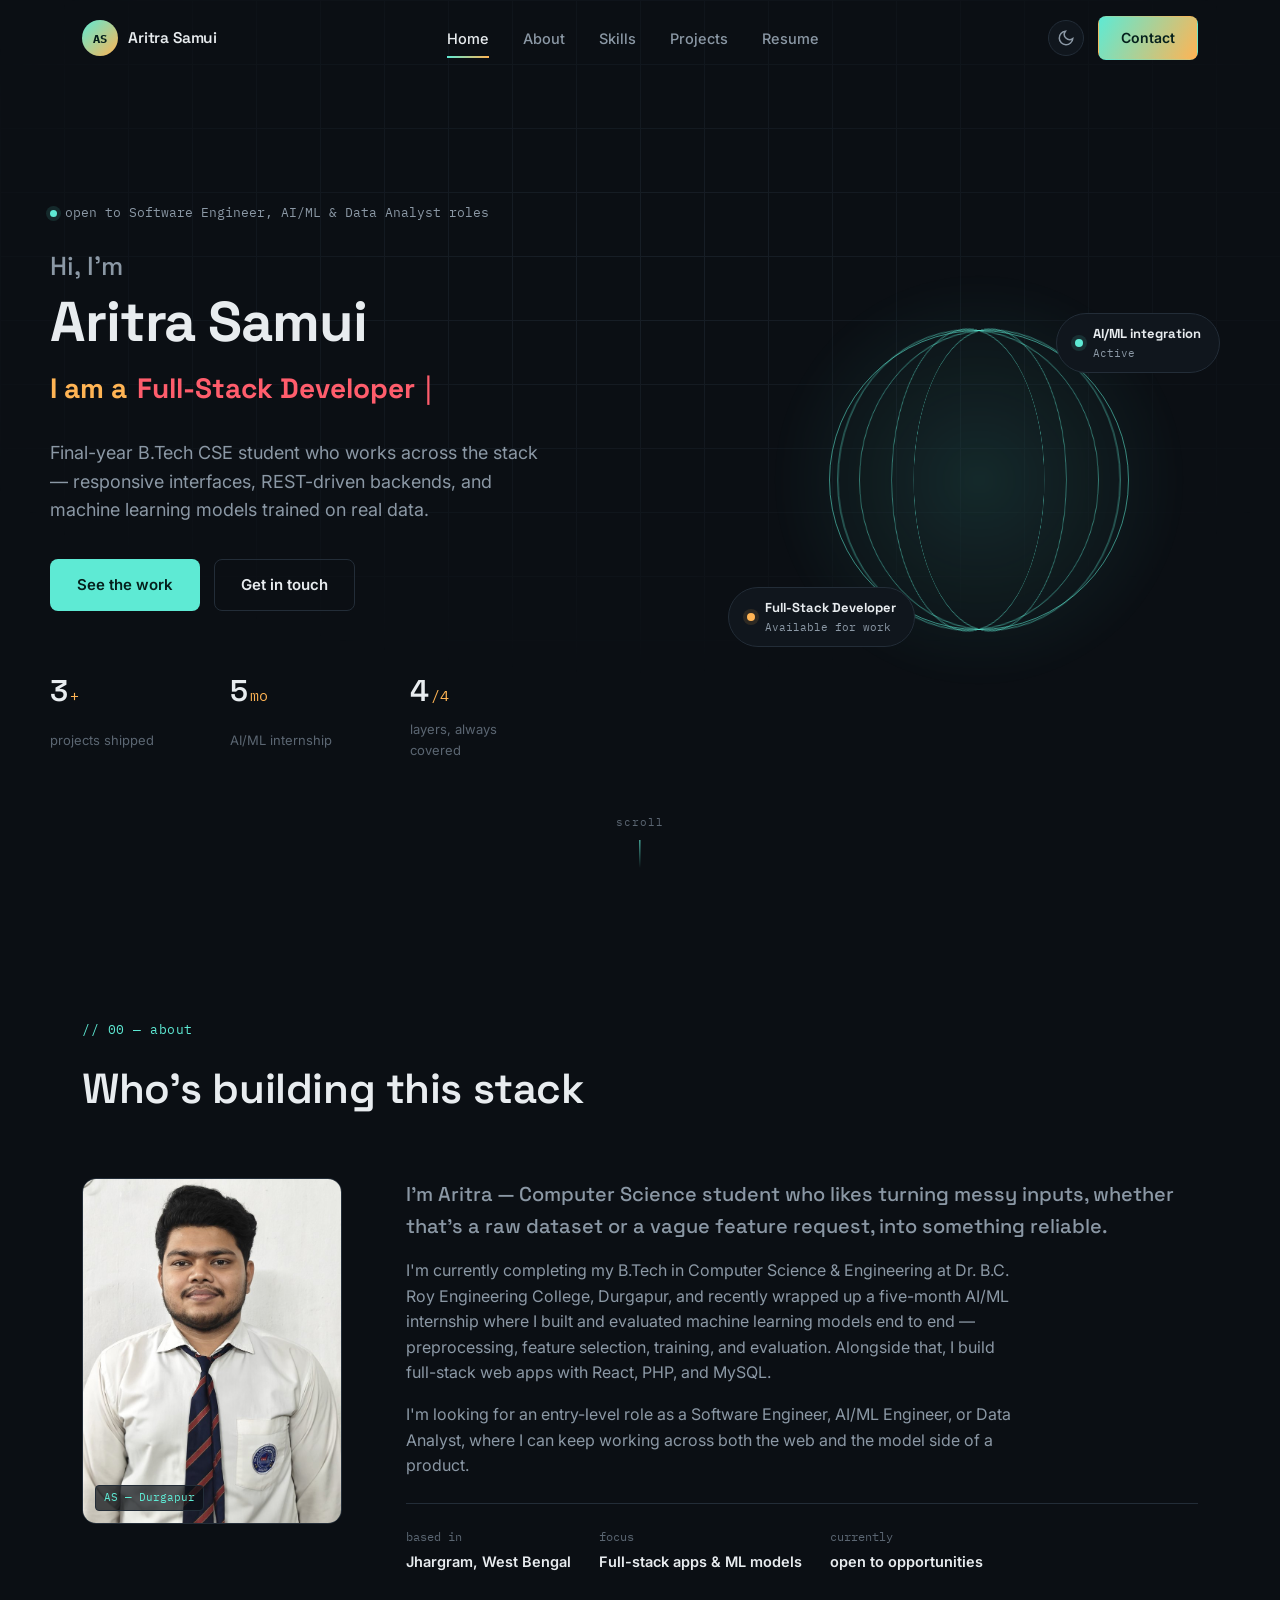
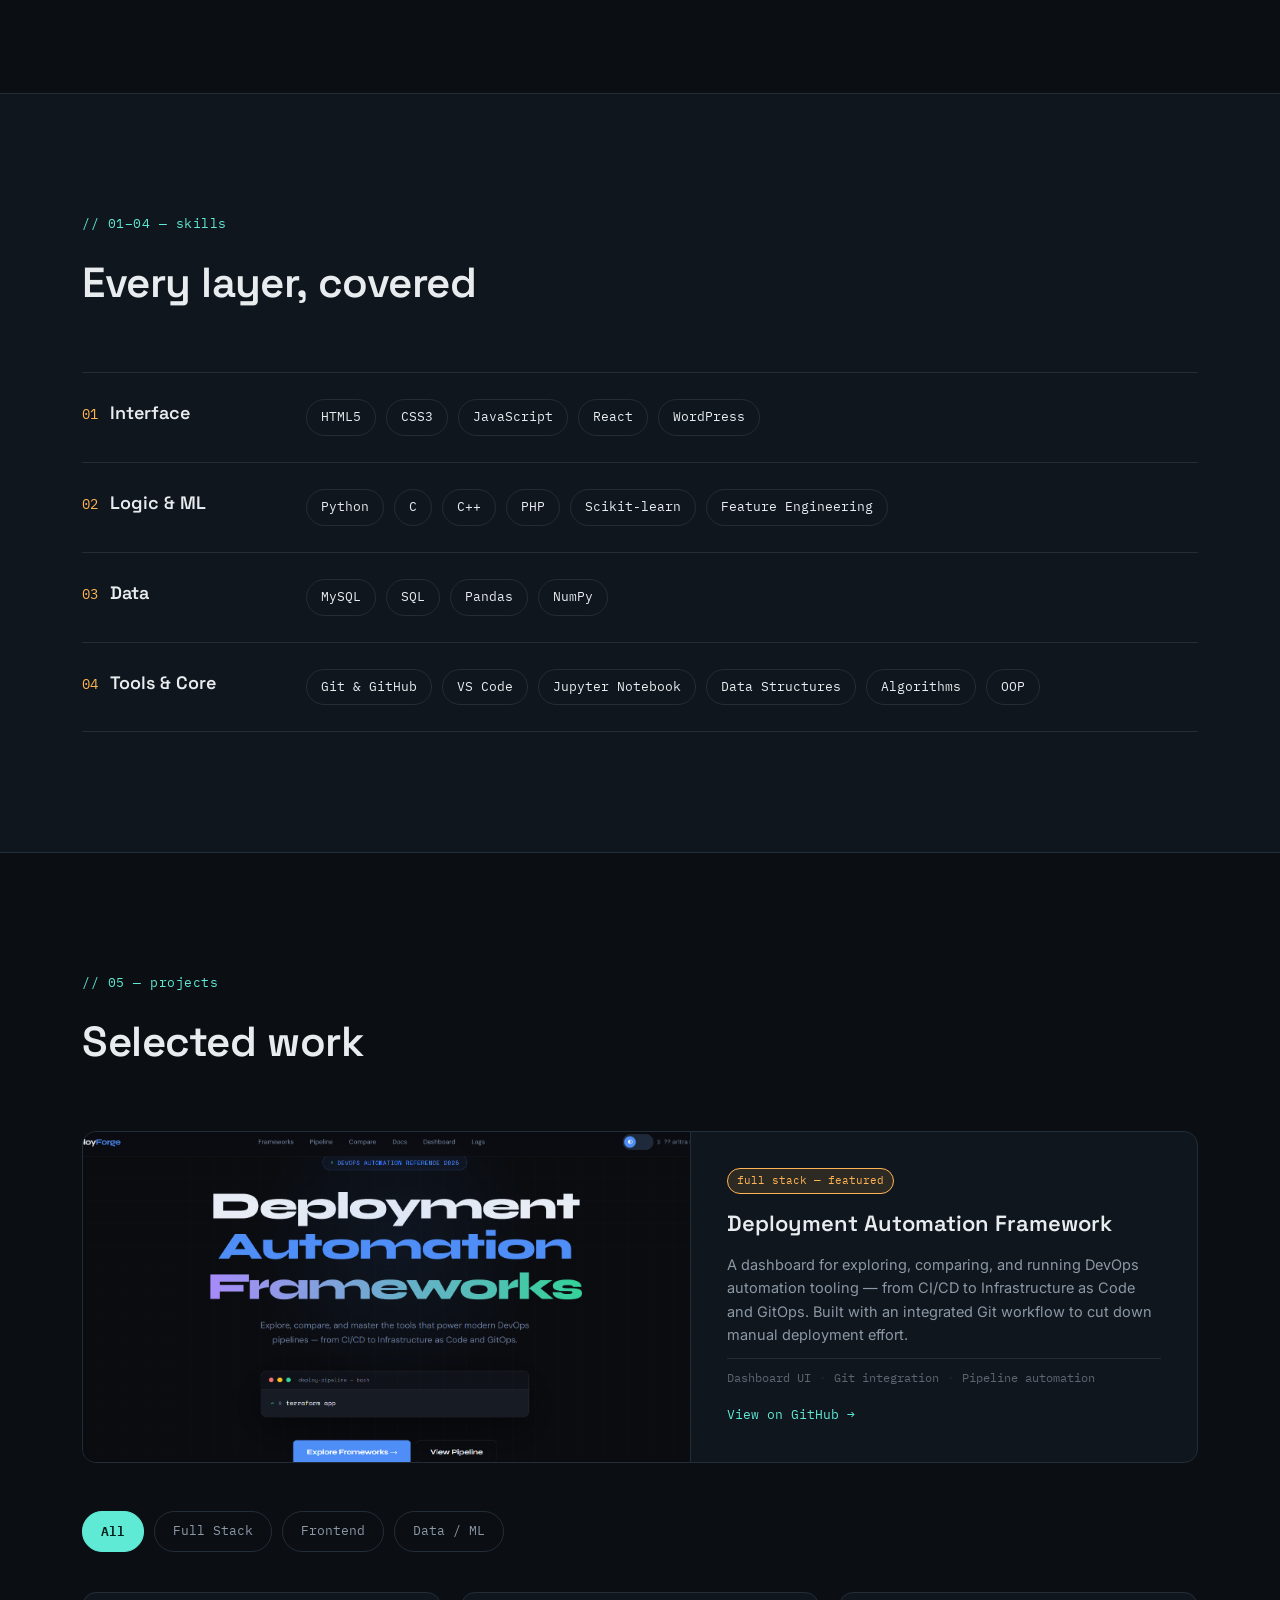
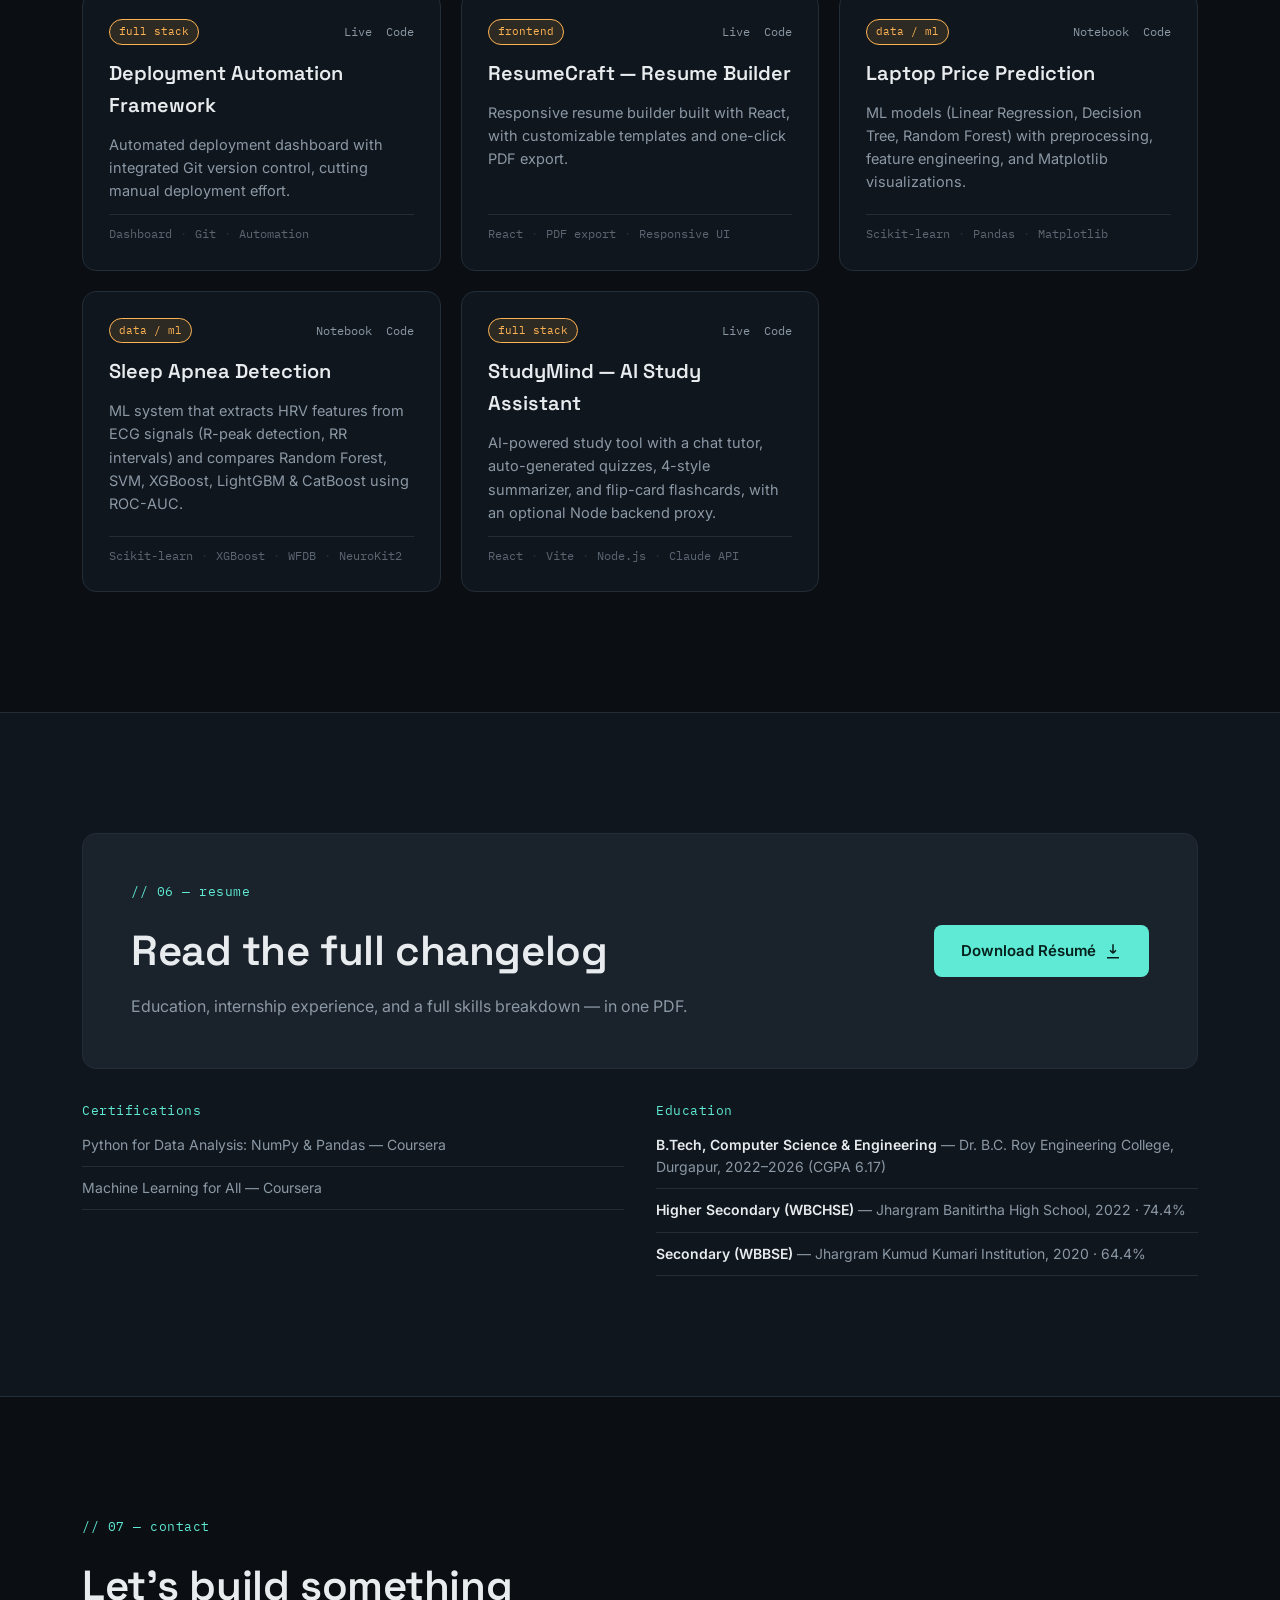
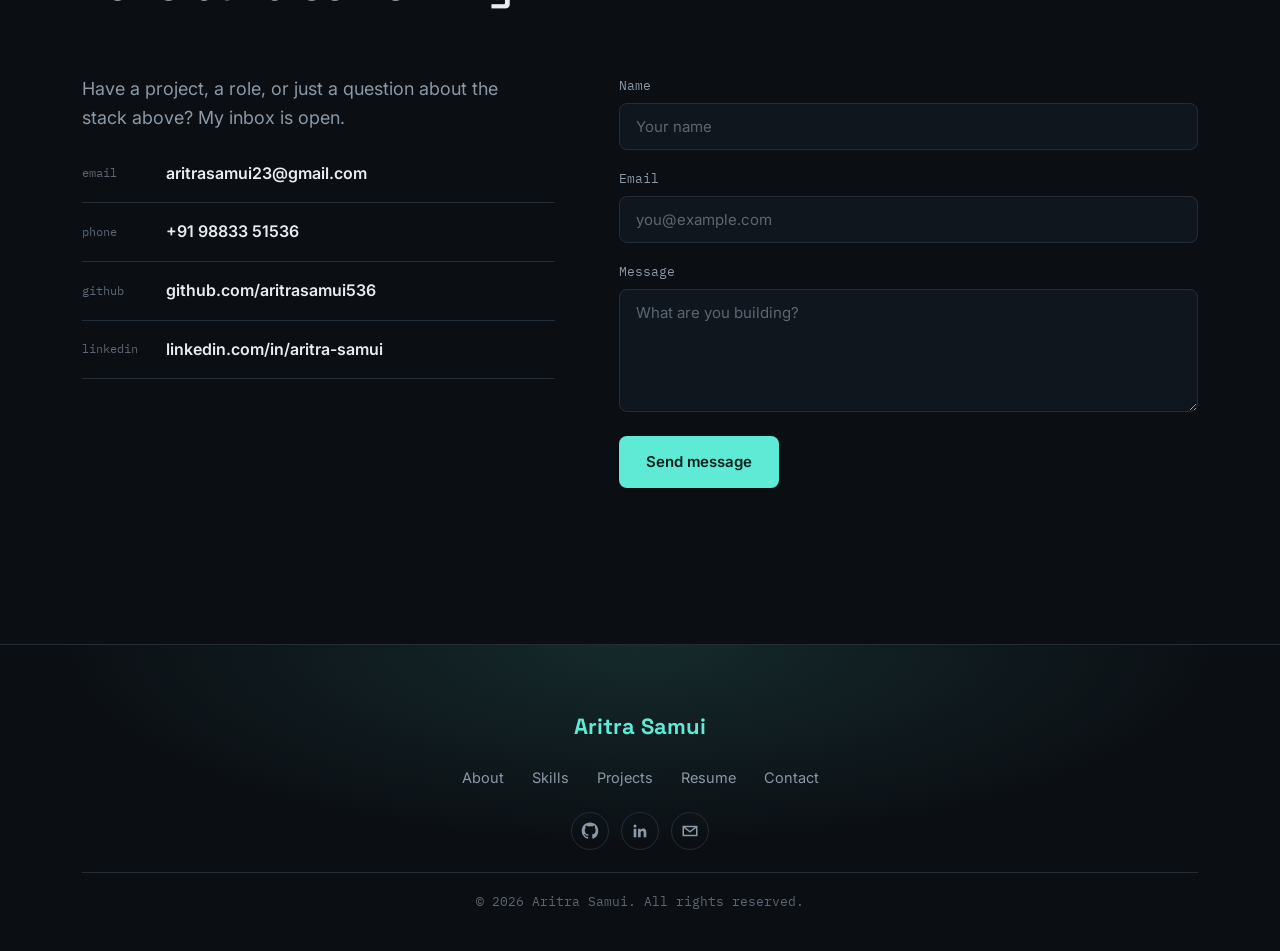
<file: aritra-samui-portfolio-responsive/index.html>
<!DOCTYPE html>
<html lang="en">
<head>
<meta charset="UTF-8">
<meta name="viewport" content="width=device-width, initial-scale=1.0">
<title>Aritra Samui — Software Engineer / AI-ML &amp; Full-Stack Developer</title>
<meta name="description" content="Aritra Samui — final-year B.Tech CSE student, AI/ML intern, and full-stack developer. Portfolio with projects, skills, and contact info.">

<link rel="preconnect" href="https://fonts.googleapis.com">
<link rel="preconnect" href="https://fonts.gstatic.com" crossorigin>
<link href="https://fonts.googleapis.com/css2?family=Space+Grotesk:wght@400;500;600;700&family=IBM+Plex+Mono:wght@400;500;600&family=Inter:wght@400;500;600;700&display=swap" rel="stylesheet">

<link rel="icon" type="image/x-icon" href="assets/images/favicon.ico">
<link rel="icon" type="image/png" sizes="32x32" href="assets/images/favicon-32.png">
<link rel="icon" type="image/png" sizes="192x192" href="assets/images/favicon-192.png">
<link rel="apple-touch-icon" sizes="180x180" href="assets/images/favicon-180.png">

<link rel="stylesheet" href="assets/css/style.css">
</head>
<body>

<!-- Custom cursor stack indicator -->
<div class="layer-scan" id="layerScan" aria-hidden="true"></div>

<!-- NAV -->
<header class="nav" id="nav">
  <div class="nav-inner">
    <a href="#top" class="nav-logo">
      <span class="nav-logo-mark">AS</span>
      <span class="nav-logo-text">Aritra Samui</span>
    </a>

    <nav class="nav-links" id="navLinks">
      <a href="#top" class="nav-link is-active" data-nav>Home</a>
      <a href="#about" class="nav-link" data-nav>About</a>
      <a href="#skills" class="nav-link" data-nav>Skills</a>
      <a href="#projects" class="nav-link" data-nav>Projects</a>
      <a href="#resume" class="nav-link" data-nav>Resume</a>
    </nav>

    <div class="nav-actions">
      <button class="theme-toggle" id="themeToggle" aria-label="Toggle light / dark theme">
        <svg class="theme-icon theme-icon-moon" width="18" height="18" viewBox="0 0 24 24" fill="none" stroke="currentColor" stroke-width="2"><path d="M21 12.79A9 9 0 1 1 11.21 3 7 7 0 0 0 21 12.79Z"/></svg>
        <svg class="theme-icon theme-icon-sun" width="18" height="18" viewBox="0 0 24 24" fill="none" stroke="currentColor" stroke-width="2"><circle cx="12" cy="12" r="4"/><path d="M12 2v2M12 20v2M4.93 4.93l1.41 1.41M17.66 17.66l1.41 1.41M2 12h2M20 12h2M6.34 17.66l-1.41 1.41M19.07 4.93l-1.41 1.41"/></svg>
      </button>
      <a href="#contact" class="btn btn-gradient nav-contact">Contact</a>
      <button class="nav-toggle" id="navToggle" aria-label="Toggle menu" aria-expanded="false">
        <span></span><span></span><span></span>
      </button>
    </div>
  </div>
  <div class="nav-backdrop" id="navBackdrop" aria-hidden="true"></div>
</header>

<!-- HERO -->
<section class="hero" id="top">
  <div class="hero-grid" aria-hidden="true"></div>

  <div class="hero-inner">
    <div class="hero-copy">
      <p class="eyebrow"><span class="eyebrow-dot"></span>open to Software Engineer, AI/ML &amp; Data Analyst roles</p>
      <p class="hero-greeting">Hi, I'm</p>
      <h1 class="hero-name">Aritra Samui</h1>
      <p class="hero-role">
        <span class="hero-role-prefix">I am a</span>
        <span class="hero-role-word" id="typewriterWord"></span><span class="hero-role-cursor" aria-hidden="true">|</span>
      </p>
      <p class="hero-sub">
        Final-year B.Tech CSE student who works across the stack — responsive interfaces,
        REST-driven backends, and machine learning models trained on real data.
      </p>
      <div class="hero-actions">
        <a href="#projects" class="btn btn-primary">See the work</a>
        <a href="#contact" class="btn btn-outline">Get in touch</a>
      </div>

      <div class="hero-stats">
        <div class="hero-stat">
          <span class="hero-stat-num" data-count="3">0</span><span class="hero-stat-suffix">+</span>
          <span class="hero-stat-label">projects shipped</span>
        </div>
        <div class="hero-stat">
          <span class="hero-stat-num" data-count="5">0</span><span class="hero-stat-suffix">mo</span>
          <span class="hero-stat-label">AI/ML internship</span>
        </div>
        <div class="hero-stat">
          <span class="hero-stat-num" data-count="4">0</span><span class="hero-stat-suffix">/4</span>
          <span class="hero-stat-label">layers, always covered</span>
        </div>
      </div>
    </div>

    <!-- Signature element: animated wireframe globe -->
    <div class="globe-stage">
      <div class="globe-badge globe-badge-top">
        <span class="globe-badge-dot" style="background: var(--accent); box-shadow: 0 0 0 4px var(--accent-soft);"></span>
        <div class="globe-badge-text">
          <span class="globe-badge-title">AI/ML integration</span>
          <span class="globe-badge-sub">Active</span>
        </div>
      </div>

      <div class="globe-wrap">
        <div class="globe-glow"></div>
        <div class="globe">
          <div class="globe-ring v1"></div>
          <div class="globe-ring v2"></div>
          <div class="globe-ring v3"></div>
          <div class="globe-ring v4"></div>
          <div class="globe-ring v5"></div>
          <div class="globe-ring v6"></div>
          <div class="globe-ring h1"></div>
          <div class="globe-ring h2"></div>
          <div class="globe-ring h3"></div>
          <div class="globe-ring equator"></div>
        </div>
      </div>

      <div class="globe-badge globe-badge-bottom">
        <span class="globe-badge-dot" style="background: var(--accent-warm); box-shadow: 0 0 0 4px var(--accent-warm-soft);"></span>
        <div class="globe-badge-text">
          <span class="globe-badge-title">Full-Stack Developer</span>
          <span class="globe-badge-sub">Available for work</span>
        </div>
      </div>
    </div>
  </div>

  <a href="#about" class="scroll-cue" aria-label="Scroll to content">
    <span>scroll</span>
    <span class="scroll-cue-line"></span>
  </a>
</section>

<!-- ABOUT -->
<section class="section" id="about">
  <div class="section-inner">
    <div class="section-head">
      <span class="section-tag">// 00 — about</span>
      <h2 class="section-title">Who's building this stack</h2>
    </div>

    <div class="about-grid">
      <div class="about-portrait">
        <div class="about-portrait-frame">
          <img src="assets/images/aritra-photo.jpg" alt="Aritra Samui" class="about-avatar">
          <div class="about-portrait-tag">AS — Durgapur</div>
        </div>
      </div>

      <div class="about-copy">
        <p class="about-lead">
          I'm Aritra — Computer Science student who likes turning messy inputs,
          whether that's a raw dataset or a vague feature request, into something reliable.
        </p>
        <p>
          I'm currently completing my B.Tech in Computer Science &amp; Engineering at
          Dr. B.C. Roy Engineering College, Durgapur, and recently wrapped up a five-month
          AI/ML internship where I built and evaluated machine learning models end to end —
          preprocessing, feature selection, training, and evaluation. Alongside that, I build
          full-stack web apps with React, PHP, and MySQL.
        </p>
        <p>
          I'm looking for an entry-level role as a Software Engineer, AI/ML Engineer, or Data
          Analyst, where I can keep working across both the web and the model side of a product.
        </p>

        <div class="about-facts">
          <div class="about-fact">
            <span class="about-fact-label">based in</span>
            <span class="about-fact-value">Jhargram, West Bengal</span>
          </div>
          <div class="about-fact">
            <span class="about-fact-label">focus</span>
            <span class="about-fact-value">Full-stack apps &amp; ML models</span>
          </div>
          <div class="about-fact">
            <span class="about-fact-label">currently</span>
            <span class="about-fact-value">open to opportunities</span>
          </div>
        </div>
      </div>
    </div>
  </div>
</section>

<!-- SKILLS -->
<section class="section section-alt" id="skills">
  <div class="section-inner">
    <div class="section-head">
      <span class="section-tag">// 01–04 — skills</span>
      <h2 class="section-title">Every layer, covered</h2>
    </div>

    <div class="skills-stack">

      <div class="skill-layer" data-reveal>
        <div class="skill-layer-label">
          <span class="skill-layer-index">01</span>
          <span class="skill-layer-name">Interface</span>
        </div>
        <div class="skill-layer-items">
          <span class="skill-chip">HTML5</span>
          <span class="skill-chip">CSS3</span>
          <span class="skill-chip">JavaScript</span>
          <span class="skill-chip">React</span>
          <span class="skill-chip">WordPress</span>
        </div>
      </div>

      <div class="skill-layer" data-reveal>
        <div class="skill-layer-label">
          <span class="skill-layer-index">02</span>
          <span class="skill-layer-name">Logic &amp; ML</span>
        </div>
        <div class="skill-layer-items">
          <span class="skill-chip">Python</span>
          <span class="skill-chip">C</span>
          <span class="skill-chip">C++</span>
          <span class="skill-chip">PHP</span>
          <span class="skill-chip">Scikit-learn</span>
          <span class="skill-chip">Feature Engineering</span>
        </div>
      </div>

      <div class="skill-layer" data-reveal>
        <div class="skill-layer-label">
          <span class="skill-layer-index">03</span>
          <span class="skill-layer-name">Data</span>
        </div>
        <div class="skill-layer-items">
          <span class="skill-chip">MySQL</span>
          <span class="skill-chip">SQL</span>
          <span class="skill-chip">Pandas</span>
          <span class="skill-chip">NumPy</span>
        </div>
      </div>

      <div class="skill-layer" data-reveal>
        <div class="skill-layer-label">
          <span class="skill-layer-index">04</span>
          <span class="skill-layer-name">Tools &amp; Core</span>
        </div>
        <div class="skill-layer-items">
          <span class="skill-chip">Git &amp; GitHub</span>
          <span class="skill-chip">VS Code</span>
          <span class="skill-chip">Jupyter Notebook</span>
          <span class="skill-chip">Data Structures</span>
          <span class="skill-chip">Algorithms</span>
          <span class="skill-chip">OOP</span>
        </div>
      </div>

    </div>
  </div>
</section>

<!-- PROJECTS -->
<section class="section" id="projects">
  <div class="section-inner">
    <div class="section-head">
      <span class="section-tag">// 05 — projects</span>
      <h2 class="section-title">Selected work</h2>
    </div>

   <!-- Featured project with real screenshot -->
    <div class="featured-project" data-reveal>
      <div class="featured-project-media">
        <img src="assets/images/deployforge-screenshot.png" alt="DeployForge — Deployment Automation Framework dashboard screenshot" loading="lazy">
      </div>
      <div class="featured-project-copy">
        <span class="project-layer-tag">full stack — featured</span>
        <h3 class="project-title">Deployment Automation Framework</h3>
        <p class="project-desc">
          A dashboard for exploring, comparing, and running DevOps automation tooling —
          from CI/CD to Infrastructure as Code and GitOps. Built with an integrated Git
          workflow to cut down manual deployment effort.
        </p>
        <div class="project-stack">
          <span>Dashboard UI</span><span>Git integration</span><span>Pipeline automation</span>
        </div>
        <a href="https://github.com/aritrasamui536/deployment-automation-framework" target="_blank" rel="noopener" class="featured-project-link">View on GitHub →</a>
      </div>
    </div>
 
    <div class="filter-bar" id="filterBar" role="tablist" aria-label="Filter projects">
      <button class="filter-btn is-active" data-filter="all" role="tab" aria-selected="true">All</button>
      <button class="filter-btn" data-filter="fullstack" role="tab" aria-selected="false">Full Stack</button>
      <button class="filter-btn" data-filter="frontend" role="tab" aria-selected="false">Frontend</button>
      <button class="filter-btn" data-filter="ml" role="tab" aria-selected="false">Data / ML</button>
    </div>
 
    <div class="project-grid" id="projectGrid">
 
      <article class="project-card" data-category="fullstack" data-url="https://github.com/aritrasamui536/deployment-automation-framework" tabindex="0" role="link" aria-label="Open Deployment Automation Framework on GitHub">
        <div class="project-card-top">
          <span class="project-layer-tag">full stack</span>
          <div class="project-links">
            <a href="https://github.com/aritrasamui536/deployment-automation-framework" target="_blank" rel="noopener" aria-label="Live demo of Deployment Automation Framework">Live</a>
            <a href="https://github.com/aritrasamui536/deployment-automation-framework" target="_blank" rel="noopener" aria-label="Source code of Deployment Automation Framework">Code</a>
          </div>
        </div>
        <h3 class="project-title">Deployment Automation Framework</h3>
        <p class="project-desc">Automated deployment dashboard with integrated Git version control, cutting manual deployment effort.</p>
        <div class="project-stack">
          <span>Dashboard</span><span>Git</span><span>Automation</span>
        </div>
      </article>
 
      <article class="project-card" data-category="frontend" data-url="https://github.com/aritrasamui536/resume-craft" tabindex="0" role="link" aria-label="Open ResumeCraft on GitHub">
        <div class="project-card-top">
          <span class="project-layer-tag">frontend</span>
          <div class="project-links">
            <a href="https://github.com/aritrasamui536/resume-craft" target="_blank" rel="noopener" aria-label="Live demo of ResumeCraft">Live</a>
            <a href="https://github.com/aritrasamui536/resume-craft" target="_blank" rel="noopener" aria-label="Source code of ResumeCraft">Code</a>
          </div>
        </div>
        <h3 class="project-title">ResumeCraft — Resume Builder</h3>
        <p class="project-desc">Responsive resume builder built with React, with customizable templates and one-click PDF export.</p>
        <div class="project-stack">
          <span>React</span><span>PDF export</span><span>Responsive UI</span>
        </div>
      </article>
 
      <article class="project-card" data-category="ml" data-url="https://github.com/aritrasamui536/laptop_price_prediction" tabindex="0" role="link" aria-label="Open Laptop Price Prediction on GitHub">
        <div class="project-card-top">
          <span class="project-layer-tag">data / ml</span>
          <div class="project-links">
            <a href="https://github.com/aritrasamui536/laptop_price_prediction" target="_blank" rel="noopener" aria-label="Notebook for Laptop Price Prediction">Notebook</a>
            <a href="https://github.com/aritrasamui536/laptop_price_prediction" target="_blank" rel="noopener" aria-label="Source code of Laptop Price Prediction">Code</a>
          </div>
        </div>
        <h3 class="project-title">Laptop Price Prediction</h3>
        <p class="project-desc">ML models (Linear Regression, Decision Tree, Random Forest) with preprocessing, feature engineering, and Matplotlib visualizations.</p>
        <div class="project-stack">
          <span>Scikit-learn</span><span>Pandas</span><span>Matplotlib</span>
        </div>
      </article>
 
      <article class="project-card" data-category="ml" data-url="https://github.com/aritrasamui536/sleep-apnea-detection" tabindex="0" role="link" aria-label="Open Sleep Apnea Detection on GitHub">
        <div class="project-card-top">
          <span class="project-layer-tag">data / ml</span>
          <div class="project-links">
            <a href="https://github.com/aritrasamui536/sleep-apnea-detection" target="_blank" rel="noopener" aria-label="Notebook for Sleep Apnea Detection">Notebook</a>
            <a href="https://github.com/aritrasamui536/sleep-apnea-detection" target="_blank" rel="noopener" aria-label="Source code of Sleep Apnea Detection">Code</a>
          </div>
        </div>
        <h3 class="project-title">Sleep Apnea Detection</h3>
        <p class="project-desc">ML system that extracts HRV features from ECG signals (R-peak detection, RR intervals) and compares Random Forest, SVM, XGBoost, LightGBM &amp; CatBoost using ROC-AUC.</p>
        <div class="project-stack">
          <span>Scikit-learn</span><span>XGBoost</span><span>WFDB</span><span>NeuroKit2</span>
        </div>
      </article>
 
      <article class="project-card" data-category="fullstack" data-url="https://github.com/aritrasamui536/AI-Powered-Study-Assistant" tabindex="0" role="link" aria-label="Open AI-Powered Study Assistant on GitHub">
        <div class="project-card-top">
          <span class="project-layer-tag">full stack</span>
          <div class="project-links">
            <a href="https://github.com/aritrasamui536/AI-Powered-Study-Assistant" target="_blank" rel="noopener" aria-label="Live demo of AI-Powered Study Assistant">Live</a>
            <a href="https://github.com/aritrasamui536/AI-Powered-Study-Assistant" target="_blank" rel="noopener" aria-label="Source code of AI-Powered Study Assistant">Code</a>
          </div>
        </div>
        <h3 class="project-title">StudyMind — AI Study Assistant</h3>
        <p class="project-desc">AI-powered study tool with a chat tutor, auto-generated quizzes, 4-style summarizer, and flip-card flashcards, with an optional Node backend proxy.</p>
        <div class="project-stack">
          <span>React</span><span>Vite</span><span>Node.js</span><span>Claude API</span>
        </div>
      </article>
 
    </div>
 
    <p class="project-empty" id="projectEmpty" hidden>No projects in this layer yet — check back soon.</p>
  </div>
</section>

<!-- RESUME -->
<section class="section section-alt" id="resume">
  <div class="section-inner">
    <div class="resume-panel">
      <div class="resume-copy">
        <span class="section-tag">// 06 — resume</span>
        <h2 class="section-title">Read the full changelog</h2>
        <p class="resume-sub">
          Education, internship experience, and a full skills breakdown — in one PDF.
        </p>
      </div>
      <a href="assets/Aritra_Samui_CV.pdf" download class="btn btn-primary resume-btn">
        <span>Download Résumé</span>
        <svg width="18" height="18" viewBox="0 0 24 24" fill="none" stroke="currentColor" stroke-width="2">
          <path d="M12 3v12m0 0l-4-4m4 4l4-4M4 21h16"/>
        </svg>
      </a>
    </div>

    <div class="resume-extra">
      <div class="resume-extra-block" data-reveal>
        <span class="section-tag">Certifications</span>
        <ul class="resume-list">
          <li>Python for Data Analysis: NumPy &amp; Pandas — Coursera</li>
          <li>Machine Learning for All — Coursera</li>
        </ul>
      </div>
      <div class="resume-extra-block" data-reveal>
        <span class="section-tag">Education</span>
        <ul class="resume-list">
          <li><b>B.Tech, Computer Science &amp; Engineering</b> — Dr. B.C. Roy Engineering College, Durgapur, 2022–2026 (CGPA 6.17)</li>
          <li><b>Higher Secondary (WBCHSE)</b> — Jhargram Banitirtha High School, 2022 · 74.4%</li>
          <li><b>Secondary (WBBSE)</b> — Jhargram Kumud Kumari Institution, 2020 · 64.4%</li>
        </ul>
      </div>
    </div>
  </div>
</section>

<!-- CONTACT -->
<section class="section" id="contact">
  <div class="section-inner">
    <div class="section-head">
      <span class="section-tag">// 07 — contact</span>
      <h2 class="section-title">Let's build something</h2>
    </div>

    <div class="contact-grid">
      <div class="contact-info">
        <p class="contact-lead">
          Have a project, a role, or just a question about the stack above? My inbox is open.
        </p>

        <ul class="contact-list">
          <li>
            <span class="contact-list-label">email</span>
            <a href="mailto:aritrasamui23@gmail.com">aritrasamui23@gmail.com</a>
          </li>
          <li>
            <span class="contact-list-label">phone</span>
            <a href="tel:+919883351536">+91 98833 51536</a>
          </li>
          <li>
            <span class="contact-list-label">github</span>
            <a href="https://github.com/aritrasamui536" target="_blank" rel="noopener">github.com/aritrasamui536</a>
          </li>
          <li>
            <span class="contact-list-label">linkedin</span>
            <a href="https://linkedin.com/in/aritra-samui-0aaaa9330" target="_blank" rel="noopener">linkedin.com/in/aritra-samui</a>
          </li>
        </ul>
      </div>

      <form class="contact-form" id="contactForm" novalidate>
        <input type="hidden" name="access_key" value="17dd617f-91a7-4529-8a66-ead2211d392e">
        <input type="hidden" name="subject" value="New message from portfolio contact form">
        <input type="checkbox" name="botcheck" class="hidden-honeypot" tabindex="-1" autocomplete="off">
        <div class="form-row">
          <label for="name">Name</label>
          <input type="text" id="name" name="name" placeholder="Your name" required>
        </div>
        <div class="form-row">
          <label for="email">Email</label>
          <input type="email" id="email" name="email" placeholder="you@example.com" required>
        </div>
        <div class="form-row">
          <label for="message">Message</label>
          <textarea id="message" name="message" rows="5" placeholder="What are you building?" required></textarea>
        </div>
        <button type="submit" class="btn btn-primary form-submit" id="formSubmit">
          <span class="form-submit-text">Send message</span>
        </button>
        <p class="form-status" id="formStatus" role="status" aria-live="polite"></p>
      </form>
    </div>
  </div>
</section>

<footer class="footer">
  <div class="footer-center">
    <a href="#top" class="footer-name">Aritra Samui</a>

    <nav class="footer-links-row">
      <a href="#about">About</a>
      <a href="#skills">Skills</a>
      <a href="#projects">Projects</a>
      <a href="#resume">Resume</a>
      <a href="#contact">Contact</a>
    </nav>

    <div class="footer-social-row">
      <a href="https://github.com/aritrasamui536" target="_blank" rel="noopener" aria-label="GitHub">
        <svg width="18" height="18" viewBox="0 0 24 24" fill="currentColor"><path d="M12 .5C5.73.5.98 5.24.98 11.52c0 5.02 3.26 9.28 7.78 10.78.57.1.78-.25.78-.55 0-.27-.01-1-.02-1.96-3.17.69-3.84-1.53-3.84-1.53-.52-1.31-1.26-1.66-1.26-1.66-1.03-.7.08-.69.08-.69 1.14.08 1.74 1.17 1.74 1.17 1.01 1.74 2.66 1.24 3.31.95.1-.73.4-1.24.72-1.53-2.53-.29-5.19-1.27-5.19-5.63 0-1.24.44-2.26 1.16-3.06-.12-.29-.5-1.45.11-3.02 0 0 .95-.3 3.11 1.17a10.8 10.8 0 0 1 2.83-.38c.96 0 1.93.13 2.83.38 2.16-1.47 3.11-1.17 3.11-1.17.61 1.57.23 2.73.11 3.02.72.8 1.16 1.82 1.16 3.06 0 4.37-2.67 5.34-5.21 5.62.41.36.78 1.06.78 2.14 0 1.55-.01 2.79-.01 3.17 0 .3.2.66.79.55A11.53 11.53 0 0 0 23.02 11.5C23.02 5.24 18.27.5 12 .5Z"/></svg>
      </a>
      <a href="https://linkedin.com/in/aritra-samui-0aaaa9330" target="_blank" rel="noopener" aria-label="LinkedIn">
        <svg width="18" height="18" viewBox="0 0 24 24" fill="currentColor"><path d="M20.45 20.45h-3.55v-5.57c0-1.33-.02-3.04-1.85-3.04-1.86 0-2.15 1.45-2.15 2.94v5.67H9.35V9h3.41v1.56h.05c.47-.9 1.63-1.85 3.36-1.85 3.6 0 4.27 2.37 4.27 5.45v6.29ZM5.34 7.43a2.06 2.06 0 1 1 0-4.12 2.06 2.06 0 0 1 0 4.12ZM7.12 20.45H3.56V9h3.56v11.45Z"/></svg>
      </a>
      <a href="mailto:aritrasamui23@gmail.com" aria-label="Email">
        <svg width="18" height="18" viewBox="0 0 24 24" fill="none" stroke="currentColor" stroke-width="2"><path d="M4 4h16v16H4z" opacity="0"/><path d="M3 6l9 7 9-7M3 6h18v12H3V6Z"/></svg>
      </a>
    </div>

    <p class="footer-copyright">© <span id="year"></span> Aritra Samui. All rights reserved.</p>
  </div>
</footer>

<script src="assets/js/script.js"></script>
</body>
</html>
</file>
<file: aritra-samui-portfolio-responsive/assets/css/style.css>
/* =========================================================
   Aritra Samui — Portfolio
   Design concept: the page IS a full stack. Every section is
   a "layer" (UI / API / Data / Infra), labelled and ordered
   the way a real system is layered.
   ========================================================= */

:root{
  --bg: #0B0F14;
  --surface: #10161D;
  --surface-2: #1A222B;
  --border: #232D38;
  --text: #E8ECEF;
  --text-muted: #8B98A5;
  --text-dim: #5B6672;

  --accent: #5EEAD4;       /* teal — primary interactive */
  --accent-soft: rgba(94, 234, 212, .12);
  --accent-warm: #FFB454;  /* amber — secondary highlight */
  --accent-warm-soft: rgba(255, 180, 84, .12);
  --accent-rose: #FF5D6C;  /* rose — typewriter role highlight */

  --font-display: 'Space Grotesk', sans-serif;
  --font-mono: 'IBM Plex Mono', monospace;
  --font-body: 'Inter', sans-serif;

  --container: 1180px;
  --radius: 14px;
  --radius-sm: 8px;

  --ease: cubic-bezier(.16,.84,.44,1);
}

[data-theme="light"]{
  --bg: #F6F7F9;
  --surface: #FFFFFF;
  --surface-2: #EEF1F4;
  --border: #DFE3E8;
  --text: #10161D;
  --text-muted: #4B5563;
  --text-dim: #8B98A5;
}

*{ box-sizing: border-box; margin: 0; padding: 0; }

html{ scroll-behavior: smooth; }

@media (prefers-reduced-motion: reduce){
  html{ scroll-behavior: auto; }
  *{ animation-duration: .001ms !important; animation-iteration-count: 1 !important; transition-duration: .001ms !important; }
}

body{
  background: var(--bg);
  color: var(--text);
  font-family: var(--font-body);
  line-height: 1.6;
  -webkit-font-smoothing: antialiased;
  overflow-x: hidden;
}

a{ color: inherit; text-decoration: none; }
img{ max-width: 100%; display: block; }
button{ font: inherit; cursor: pointer; }
ul{ list-style: none; }

::selection{ background: var(--accent); color: var(--bg); }

:focus-visible{
  outline: 2px solid var(--accent);
  outline-offset: 3px;
  border-radius: 4px;
}

/* ---------- layout helpers ---------- */
.section-inner{
  max-width: var(--container);
  margin: 0 auto;
  padding: 0 32px;
}

.section{ padding: 120px 0; position: relative; }
.section-alt{ background: var(--surface); border-top: 1px solid var(--border); border-bottom: 1px solid var(--border); }

.section-head{ margin-bottom: 56px; }
.section-tag{
  display: block;
  font-family: var(--font-mono);
  font-size: 13px;
  color: var(--accent);
  letter-spacing: .04em;
  margin-bottom: 14px;
}
.section-title{
  font-family: var(--font-display);
  font-weight: 600;
  font-size: clamp(28px, 4vw, 42px);
  letter-spacing: -.01em;
}

.btn{
  display: inline-flex;
  align-items: center;
  gap: 8px;
  padding: 13px 26px;
  border-radius: var(--radius-sm);
  font-family: var(--font-body);
  font-weight: 600;
  font-size: 15px;
  border: 1px solid transparent;
  transition: transform .2s var(--ease), background .2s var(--ease), border-color .2s var(--ease), color .2s var(--ease);
}
.btn-primary{
  background: var(--accent);
  color: #05201C;
}
.btn-primary:hover{ transform: translateY(-2px); background: #7FF2DE; }

.btn-outline{
  border-color: var(--border);
  color: var(--text);
}
.btn-outline:hover{ border-color: var(--accent); color: var(--accent); transform: translateY(-2px); }

.btn-ghost{
  color: var(--text-muted);
  padding: 9px 16px;
  font-size: 14px;
  border: 1px solid var(--border);
}
.btn-ghost:hover{ color: var(--accent); border-color: var(--accent); }

.dim{ color: var(--text-dim); }

/* ---------- layer scan (subtle cursor-follow accent line) ---------- */
.layer-scan{
  position: fixed;
  top: 0; left: 0;
  width: 100%; height: 1px;
  background: linear-gradient(90deg, transparent, var(--accent), transparent);
  opacity: 0;
  pointer-events: none;
  z-index: 40;
  transition: opacity .4s;
}

/* ================= NAV ================= */
.nav{
  position: fixed;
  top: 0; left: 0; right: 0;
  z-index: 50;
  border-bottom: 1px solid transparent;
  transition: background .3s var(--ease), border-color .3s var(--ease), transform .35s var(--ease);
}
.nav.is-hidden{ transform: translateY(-130%); }
.nav.is-scrolled{
  background: rgba(11, 15, 20, .85);
  backdrop-filter: blur(10px);
  border-color: var(--border);
}
[data-theme="light"] .nav.is-scrolled{
  background: rgba(246, 247, 249, .85);
}
.nav-inner{
  max-width: var(--container);
  margin: 0 auto;
  padding: 16px 32px;
  display: grid;
  grid-template-columns: auto 1fr auto;
  align-items: center;
  gap: 24px;
}
.nav-logo{ display: flex; align-items: center; gap: 10px; }
.nav-logo-mark{
  width: 36px; height: 36px;
  display: grid; place-items: center;
  background: linear-gradient(135deg, var(--accent), var(--accent-warm));
  color: #05201C;
  border-radius: 50%;
  font-family: var(--font-mono);
  font-size: 12px;
  font-weight: 700;
}
.nav-logo-text{
  font-family: var(--font-display);
  font-weight: 600;
  font-size: 15.5px;
  letter-spacing: -.01em;
}

.nav-links{ display: flex; justify-content: center; gap: 34px; }
.nav-link{
  font-family: var(--font-body);
  font-weight: 500;
  font-size: 14.5px;
  color: var(--text-muted);
  position: relative;
  padding: 4px 0;
  transition: color .2s;
}
.nav-link::after{
  content: "";
  position: absolute;
  left: 0; bottom: -4px;
  width: 100%; height: 2px;
  background: linear-gradient(90deg, var(--accent), var(--accent-warm));
  transform: scaleX(0);
  transform-origin: left;
  transition: transform .25s var(--ease);
}
.nav-link:hover{ color: var(--text); }
.nav-link.is-active{ color: var(--text); }
.nav-link.is-active::after{ transform: scaleX(1); }

.nav-actions{ display: flex; align-items: center; gap: 14px; justify-self: end; }

.theme-toggle{
  position: relative;
  width: 36px; height: 36px;
  display: grid; place-items: center;
  background: var(--surface);
  border: 1px solid var(--border);
  border-radius: 50%;
  color: var(--text-muted);
  overflow: hidden;
  transition: color .2s, border-color .2s, transform .2s var(--ease);
}
.theme-toggle:hover{ color: var(--accent); border-color: var(--accent); }
.theme-toggle:active{ transform: scale(.9); }
.theme-icon{
  position: absolute;
  transition: opacity .35s var(--ease), transform .5s var(--ease);
}
.theme-icon-moon{ opacity: 1; transform: rotate(0deg) scale(1); }
.theme-icon-sun{ opacity: 0; transform: rotate(-90deg) scale(.4); }
[data-theme="light"] .theme-icon-moon{ opacity: 0; transform: rotate(90deg) scale(.4); }
[data-theme="light"] .theme-icon-sun{ opacity: 1; transform: rotate(0deg) scale(1); }

.btn-gradient{
  background: linear-gradient(120deg, var(--accent), var(--accent-warm));
  color: #05201C;
}
.btn-gradient:hover{ transform: translateY(-2px); filter: brightness(1.08); }
.nav-contact{ padding: 10px 22px; font-size: 14px; }

.nav-toggle{
  display: none;
  flex-direction: column;
  gap: 5px;
  background: none;
  border: none;
  padding: 6px;
}
.nav-toggle span{ width: 22px; height: 2px; background: var(--text); border-radius: 2px; transition: transform .3s, opacity .3s; }
.nav-toggle.is-open span:nth-child(1){ transform: translateY(7px) rotate(45deg); }
.nav-toggle.is-open span:nth-child(2){ opacity: 0; }
.nav-toggle.is-open span:nth-child(3){ transform: translateY(-7px) rotate(-45deg); }

.nav-backdrop{
  position: fixed;
  inset: 0;
  top: 64px;
  background: rgba(0,0,0,.45);
  backdrop-filter: blur(2px);
  opacity: 0;
  pointer-events: none;
  z-index: 45;
  transition: opacity .3s var(--ease);
}
.nav-backdrop.is-open{ opacity: 1; pointer-events: auto; }

/* ================= HERO ================= */
.hero{
  position: relative;
  min-height: 100vh;
  display: flex;
  align-items: center;
  padding: 140px 32px 80px;
  overflow: hidden;
}
.hero-grid{
  position: absolute;
  inset: 0;
  background-image:
    linear-gradient(var(--border) 1px, transparent 1px),
    linear-gradient(90deg, var(--border) 1px, transparent 1px);
  background-size: 64px 64px;
  mask-image: radial-gradient(ellipse 80% 60% at 50% 30%, black 10%, transparent 75%);
  opacity: .5;
}

.hero-inner{
  position: relative;
  max-width: var(--container);
  margin: 0 auto;
  display: grid;
  grid-template-columns: 1.1fr .9fr;
  gap: 64px;
  align-items: center;
  width: 100%;
}

.eyebrow{
  display: inline-flex;
  align-items: center;
  gap: 8px;
  font-family: var(--font-mono);
  font-size: 13px;
  color: var(--text-muted);
  margin-bottom: 22px;
}
.eyebrow-dot{
  width: 7px; height: 7px;
  border-radius: 50%;
  background: var(--accent);
  box-shadow: 0 0 0 4px var(--accent-soft);
  animation: pulse 2s infinite;
}
@keyframes pulse{ 0%,100%{ opacity: 1; } 50%{ opacity: .4; } }

.hero-greeting{
  font-family: var(--font-display);
  font-size: clamp(20px, 2.4vw, 26px);
  font-weight: 500;
  color: var(--text-muted);
  margin-bottom: 4px;
}
.hero-name{
  font-family: var(--font-display);
  font-size: clamp(36px, 5vw, 56px);
  line-height: 1.08;
  font-weight: 700;
  letter-spacing: -.02em;
  margin-bottom: 14px;
}
.hero-role{
  display: flex;
  flex-wrap: wrap;
  align-items: baseline;
  gap: 10px;
  font-family: var(--font-display);
  font-size: clamp(20px, 2.6vw, 28px);
  font-weight: 700;
  margin-bottom: 28px;
}
.hero-role-prefix{ color: var(--accent-warm); }
.hero-role-word{ color: var(--accent-rose); }
.hero-role-cursor{
  color: var(--accent-rose);
  font-weight: 400;
  animation: caretBlink 1s step-end infinite;
}
@keyframes caretBlink{ 0%, 100%{ opacity: 1; } 50%{ opacity: 0; } }

.hero-sub{
  font-size: 18px;
  color: var(--text-muted);
  max-width: 46ch;
  margin-bottom: 34px;
}

.hero-actions{ display: flex; gap: 14px; margin-bottom: 56px; flex-wrap: wrap; }

.hero-stats{ display: flex; gap: 40px; flex-wrap: wrap; }
.hero-stat{ display: flex; flex-wrap: wrap; align-items: baseline; gap: 2px; width: 140px; }
.hero-stat-num{
  font-family: var(--font-display);
  font-size: 30px;
  font-weight: 600;
  color: var(--text);
}
.hero-stat-suffix{ font-family: var(--font-mono); color: var(--accent-warm); font-size: 15px; }
.hero-stat-label{
  width: 100%;
  font-size: 13px;
  color: var(--text-dim);
  margin-top: 2px;
}

/* ----- stack diagram (signature element) ----- */
.stack-diagram{
  position: relative;
  display: flex;
  flex-direction: column;
  gap: 10px;
  padding: 22px;
  background: var(--surface);
  border: 1px solid var(--border);
  border-radius: var(--radius);
}
.stack-layer{
  background: var(--surface-2);
  border: 1px solid var(--border);
  border-radius: var(--radius-sm);
  padding: 16px 18px;
  opacity: 0;
  transform: translateY(14px);
  animation: layerIn .6s var(--ease) forwards;
  animation-delay: calc(var(--i) * .14s + .2s);
  transition: border-color .25s, background .25s;
}
.stack-layer:hover{ border-color: var(--accent); background: #1D2731; }
@keyframes layerIn{ to{ opacity: 1; transform: translateY(0); } }

.stack-layer-head{
  display: flex;
  align-items: center;
  gap: 10px;
  margin-bottom: 10px;
}
.stack-layer-tag{ font-family: var(--font-mono); font-size: 12px; color: var(--accent-warm); }
.stack-layer-name{ font-family: var(--font-display); font-weight: 600; font-size: 16px; }

.stack-layer-pills{ display: flex; gap: 8px; flex-wrap: wrap; }
.stack-layer-pills span{
  font-family: var(--font-mono);
  font-size: 11.5px;
  color: var(--text-muted);
  border: 1px solid var(--border);
  border-radius: 5px;
  padding: 3px 8px;
}

.stack-current{
  font-family: var(--font-mono);
  font-size: 12px;
  color: var(--text-dim);
  padding-top: 6px;
  text-align: center;
}

/* ----- animated wireframe globe (signature element) ----- */
.globe-stage{
  position: relative;
  display: flex;
  align-items: center;
  justify-content: center;
  min-height: 380px;
}

.globe-wrap{
  position: relative;
  width: 300px;
  height: 300px;
  perspective: 900px;
}
.globe{
  position: absolute;
  inset: 0;
  transform-style: preserve-3d;
  animation: globeSpin 14s linear infinite;
}
.globe-ring{
  position: absolute;
  inset: 0;
  border: 1px solid var(--accent-soft);
  border-color: rgba(94, 234, 212, .55);
  border-radius: 50%;
}
.globe-ring.v1{ transform: rotateY(0deg); }
.globe-ring.v2{ transform: rotateY(30deg); }
.globe-ring.v3{ transform: rotateY(60deg); }
.globe-ring.v4{ transform: rotateY(90deg); }
.globe-ring.v5{ transform: rotateY(120deg); }
.globe-ring.v6{ transform: rotateY(150deg); }
.globe-ring.h1{ transform: rotateX(90deg) scale(1); border-color: rgba(255,180,84,.55); }
.globe-ring.h2{ transform: rotateX(90deg) scale(.75); border-color: rgba(255,180,84,.35); }
.globe-ring.h3{ transform: rotateX(90deg) scale(.42); border-color: rgba(255,180,84,.25); }
.globe-ring.equator{ transform: rotateX(90deg) scale(1); border-color: rgba(255,93,108,.45); border-style: dashed; }

.globe-glow{
  position: absolute;
  inset: -60px;
  border-radius: 50%;
  background: radial-gradient(circle, var(--accent-soft), transparent 70%);
  filter: blur(2px);
  animation: globeGlowPulse 4s ease-in-out infinite;
}

@keyframes globeSpin{ from{ transform: rotateY(0deg) rotateX(8deg); } to{ transform: rotateY(360deg) rotateX(8deg); } }
@keyframes globeGlowPulse{ 0%,100%{ opacity: .6; } 50%{ opacity: 1; } }

.globe-badge{
  position: absolute;
  display: flex;
  align-items: center;
  gap: 10px;
  background: var(--surface);
  border: 1px solid var(--border);
  border-radius: 40px;
  padding: 10px 18px;
  backdrop-filter: blur(8px);
  animation: globeBadgeFloat 5s ease-in-out infinite;
  z-index: 2;
}
.globe-badge-dot{ width: 8px; height: 8px; border-radius: 50%; flex-shrink: 0; }
.globe-badge-text{ display: flex; flex-direction: column; }
.globe-badge-title{ font-family: var(--font-display); font-weight: 700; font-size: 13px; color: var(--text); }
.globe-badge-sub{ font-family: var(--font-mono); font-size: 11px; color: var(--text-muted); }

.globe-badge-top{ top: 6%; right: 2%; animation-delay: 0s; }
.globe-badge-bottom{ bottom: 6%; left: 0; animation-delay: 1.4s; }

@keyframes globeBadgeFloat{ 0%,100%{ transform: translateY(0); } 50%{ transform: translateY(-10px); } }

.scroll-cue{
  position: absolute;
  bottom: 32px;
  left: 50%;
  transform: translateX(-50%);
  display: flex;
  flex-direction: column;
  align-items: center;
  gap: 8px;
  font-family: var(--font-mono);
  font-size: 11px;
  color: var(--text-dim);
  letter-spacing: .08em;
}
.scroll-cue-line{
  width: 1px; height: 28px;
  background: linear-gradient(var(--accent), transparent);
  animation: scrollLine 1.8s ease-in-out infinite;
}
@keyframes scrollLine{ 0%{ transform: scaleY(0); transform-origin: top; } 50%{ transform: scaleY(1); transform-origin: top; } 51%{ transform-origin: bottom; } 100%{ transform: scaleY(0); transform-origin: bottom; } }

/* ================= ABOUT ================= */
.about-grid{
  display: grid;
  grid-template-columns: 260px 1fr;
  gap: 64px;
  align-items: start;
}
.about-portrait-frame{
  position: relative;
  border: 1px solid var(--border);
  border-radius: var(--radius);
  overflow: hidden;
  background: var(--surface);
}
.about-avatar{ width: 100%; height: 100%; object-fit: cover; aspect-ratio: 3 / 4; }
.about-portrait-tag{
  position: absolute;
  bottom: 12px; left: 12px;
  font-family: var(--font-mono);
  font-size: 11px;
  color: var(--accent);
  background: rgba(11,15,20,.7);
  padding: 3px 8px;
  border-radius: 4px;
  border: 1px solid var(--border);
}

.about-lead{ font-size: 20px; font-family: var(--font-display); font-weight: 500; margin-bottom: 18px; }
.about-copy p{ color: var(--text-muted); margin-bottom: 16px; max-width: 62ch; }

.about-facts{
  display: flex;
  gap: 28px;
  flex-wrap: wrap;
  margin-top: 24px;
  padding-top: 24px;
  border-top: 1px solid var(--border);
}
.about-fact{ display: flex; flex-direction: column; gap: 4px; }
.about-fact-label{ font-family: var(--font-mono); font-size: 11.5px; color: var(--text-dim); }
.about-fact-value{ font-size: 14.5px; font-weight: 600; }

/* ================= SKILLS ================= */
.skills-stack{ display: flex; flex-direction: column; }
.skill-layer{
  display: grid;
  grid-template-columns: 200px 1fr;
  gap: 24px;
  padding: 26px 0;
  border-top: 1px solid var(--border);
  opacity: 0;
  transform: translateY(16px);
  transition: opacity .6s var(--ease), transform .6s var(--ease);
}
.skill-layer:last-child{ border-bottom: 1px solid var(--border); }
.skill-layer.is-visible{ opacity: 1; transform: translateY(0); }

.skill-layer-label{ display: flex; align-items: baseline; gap: 12px; }
.skill-layer-index{ font-family: var(--font-mono); color: var(--accent-warm); font-size: 14px; }
.skill-layer-name{ font-family: var(--font-display); font-weight: 600; font-size: 18px; }

.skill-layer-items{ display: flex; flex-wrap: wrap; gap: 10px; align-items: center; }
.skill-chip{
  font-family: var(--font-mono);
  font-size: 13px;
  color: var(--text);
  background: var(--surface);
  border: 1px solid var(--border);
  padding: 7px 14px;
  border-radius: 20px;
  transition: border-color .2s, color .2s;
}
.skill-chip:hover{ border-color: var(--accent); color: var(--accent); }

/* ================= PROJECTS ================= */
.featured-project{
  display: grid;
  grid-template-columns: 1.2fr 1fr;
  gap: 0;
  background: var(--surface);
  border: 1px solid var(--border);
  border-radius: var(--radius);
  overflow: hidden;
  margin-bottom: 48px;
}
.featured-project-media{
  background: #05070A;
  border-right: 1px solid var(--border);
  display: flex;
  align-items: center;
}
.featured-project-media img{ width: 100%; height: 100%; object-fit: cover; display: block; }
.featured-project-copy{
  padding: 36px;
  display: flex;
  flex-direction: column;
  gap: 12px;
  justify-content: center;
}
.featured-project-copy .project-title{ font-size: 22px; }
.featured-project-copy .project-desc{ color: var(--text-muted); }
.featured-project-copy .project-layer-tag{ align-self: flex-start; }
.featured-project-link{
  font-family: var(--font-mono);
  font-size: 13px;
  color: var(--accent);
  margin-top: 6px;
  width: fit-content;
  transition: opacity .2s;
}
.featured-project-link:hover{ opacity: .75; }

.filter-bar{ display: flex; gap: 10px; flex-wrap: wrap; margin-bottom: 40px; }
.filter-btn{
  font-family: var(--font-mono);
  font-size: 13px;
  color: var(--text-muted);
  background: transparent;
  border: 1px solid var(--border);
  padding: 9px 18px;
  border-radius: 20px;
  transition: all .2s var(--ease);
}
.filter-btn:hover{ color: var(--text); border-color: var(--text-dim); }
.filter-btn.is-active{ background: var(--accent); border-color: var(--accent); color: #05201C; font-weight: 600; }

.project-grid{
  display: grid;
  grid-template-columns: repeat(auto-fill, minmax(320px, 1fr));
  gap: 20px;
}
.project-card{
  background: var(--surface);
  border: 1px solid var(--border);
  border-radius: var(--radius);
  padding: 26px;
  display: flex;
  flex-direction: column;
  gap: 12px;
  cursor: pointer;
  transition: transform .3s var(--ease), border-color .3s var(--ease), box-shadow .3s var(--ease);
}
.project-card:hover{ transform: translateY(-4px); border-color: var(--accent); box-shadow: 0 12px 28px rgba(0,0,0,.28); }
.project-card:focus-visible{ outline: 2px solid var(--accent); outline-offset: 3px; }
.project-card[hidden]{ display: none; }

.project-card-top{ display: flex; align-items: center; justify-content: space-between; }
.project-layer-tag{
  font-family: var(--font-mono);
  font-size: 11px;
  color: var(--accent-warm);
  border: 1px solid var(--accent-warm);
  background: var(--accent-warm-soft);
  padding: 3px 9px;
  border-radius: 20px;
}
.project-links{ display: flex; gap: 14px; }
.project-links a{ font-family: var(--font-mono); font-size: 12px; color: var(--text-muted); transition: color .2s; }
.project-links a:hover{ color: var(--accent); }

.project-title{ font-family: var(--font-display); font-size: 20px; font-weight: 600; }
.project-desc{ color: var(--text-muted); font-size: 14.5px; flex-grow: 1; }

.project-stack{ display: flex; flex-wrap: wrap; gap: 8px; padding-top: 10px; border-top: 1px solid var(--border); }
.project-stack span{ font-family: var(--font-mono); font-size: 11.5px; color: var(--text-dim); }
.project-stack span:not(:last-child)::after{ content: "·"; margin-left: 8px; color: var(--border); }

.project-empty{ text-align: center; color: var(--text-dim); font-family: var(--font-mono); padding: 40px 0; }

/* ================= RESUME ================= */
.resume-panel{
  display: flex;
  align-items: center;
  justify-content: space-between;
  gap: 32px;
  flex-wrap: wrap;
  background: var(--surface-2);
  border: 1px solid var(--border);
  border-radius: var(--radius);
  padding: 48px;
}
.resume-sub{ color: var(--text-muted); margin-top: 10px; }
.resume-btn svg{ transition: transform .2s; }
.resume-btn:hover svg{ transform: translateY(2px); }

.resume-extra{
  display: grid;
  grid-template-columns: 1fr 1fr;
  gap: 32px;
  margin-top: 32px;
}
.resume-extra-block .section-tag{ margin-bottom: 12px; }
.resume-list{ display: flex; flex-direction: column; gap: 10px; }
.resume-list li{
  font-size: 14px;
  color: var(--text-muted);
  padding-bottom: 10px;
  border-bottom: 1px solid var(--border);
}
.resume-list li b{ color: var(--text); font-weight: 600; }

/* ================= CONTACT ================= */
.contact-grid{
  display: grid;
  grid-template-columns: .9fr 1.1fr;
  gap: 64px;
}
.contact-lead{ font-size: 18px; color: var(--text-muted); margin-bottom: 28px; max-width: 40ch; }
.contact-list{ display: flex; flex-direction: column; gap: 16px; }
.contact-list li{ display: flex; align-items: center; gap: 14px; padding-bottom: 16px; border-bottom: 1px solid var(--border); }
.contact-list-label{ font-family: var(--font-mono); font-size: 11.5px; color: var(--text-dim); width: 70px; flex-shrink: 0; }
.contact-list a{ font-weight: 600; transition: color .2s; }
.contact-list a:hover{ color: var(--accent); }

.contact-form{ display: flex; flex-direction: column; gap: 18px; }
.hidden-honeypot{ display: none; }
.form-row{ display: flex; flex-direction: column; gap: 8px; }
.form-row label{ font-family: var(--font-mono); font-size: 12.5px; color: var(--text-muted); }
.form-row input, .form-row textarea{
  background: var(--surface);
  border: 1px solid var(--border);
  border-radius: var(--radius-sm);
  padding: 13px 16px;
  color: var(--text);
  font-family: var(--font-body);
  font-size: 15px;
  resize: vertical;
  transition: border-color .2s;
}
.form-row input:focus, .form-row textarea:focus{ border-color: var(--accent); outline: none; }
.form-row input::placeholder, .form-row textarea::placeholder{ color: var(--text-dim); }

.form-submit{ align-self: flex-start; margin-top: 6px; position: relative; }
.form-submit.is-loading .form-submit-text{ opacity: 0; }
.form-submit.is-loading::after{
  content: "";
  position: absolute;
  width: 16px; height: 16px;
  border: 2px solid rgba(5,32,28,.3);
  border-top-color: #05201C;
  border-radius: 50%;
  animation: spin .7s linear infinite;
}
@keyframes spin{ to{ transform: rotate(360deg); } }

.form-status{ font-family: var(--font-mono); font-size: 13px; min-height: 18px; }
.form-status.is-success{ color: var(--accent); }
.form-status.is-error{ color: #FF8A8A; }

/* ================= FOOTER ================= */
.footer{
  border-top: 1px solid var(--border);
  padding: 64px 0 40px;
  position: relative;
  overflow: hidden;
  background:
    radial-gradient(ellipse 70% 100% at 50% 0%, var(--accent-soft), transparent 65%);
}

.footer-center{
  max-width: var(--container);
  margin: 0 auto;
  padding: 0 32px;
  display: flex;
  flex-direction: column;
  align-items: center;
  text-align: center;
  gap: 22px;
}

.footer-name{
  font-family: var(--font-display);
  font-weight: 700;
  font-size: 22px;
  color: var(--accent);
  transition: opacity .2s;
}
.footer-name:hover{ opacity: .8; }

.footer-links-row{ display: flex; flex-wrap: wrap; justify-content: center; gap: 28px; }
.footer-links-row a{ color: var(--text-muted); font-size: 14.5px; transition: color .2s; }
.footer-links-row a:hover{ color: var(--accent); }

.footer-social-row{ display: flex; gap: 12px; }
.footer-social-row a{
  width: 38px; height: 38px;
  display: grid; place-items: center;
  border: 1px solid var(--border);
  border-radius: 50%;
  color: var(--text-muted);
  transition: color .2s, border-color .2s, transform .2s var(--ease);
}
.footer-social-row a:hover{ color: var(--accent); border-color: var(--accent); transform: translateY(-2px); }

.footer-copyright{
  font-family: var(--font-mono);
  font-size: 12.5px;
  color: var(--text-dim);
  padding-top: 18px;
  border-top: 1px solid var(--border);
  width: 100%;
}

/* ================= scroll reveal (generic) ================= */
[data-reveal]{ opacity: 0; transform: translateY(20px); transition: opacity .7s var(--ease), transform .7s var(--ease); }
[data-reveal].is-visible{ opacity: 1; transform: translateY(0); }

/* ================= RESPONSIVE ================= */

/* ----- small laptop / large tablet ----- */
@media (max-width: 1080px){
  :root{ --container: 940px; }
  .hero-inner{ gap: 44px; }
  .stack-diagram{ padding: 18px; }
}

/* ----- tablet ----- */
@media (max-width: 980px){
  .hero-inner{ grid-template-columns: 1fr; }
  .hero-name{ font-size: clamp(30px, 6vw, 44px); }
  .stack-diagram{ max-width: 560px; }
  .globe-wrap{ width: 260px; height: 260px; }
  .globe-stage{ min-height: 320px; }
  .about-grid{ grid-template-columns: 1fr; gap: 36px; }
  .about-portrait-frame{ max-width: 220px; }
  .contact-grid{ grid-template-columns: 1fr; gap: 44px; }
  .skill-layer{ grid-template-columns: 1fr; gap: 12px; }
  .featured-project{ grid-template-columns: 1fr; }
  .featured-project-media{ border-right: none; border-bottom: 1px solid var(--border); aspect-ratio: 16/9; }
  .resume-extra{ grid-template-columns: 1fr; }
  .project-grid{ grid-template-columns: repeat(auto-fill, minmax(260px, 1fr)); }
}

/* ----- mobile nav / layout breakpoint ----- */
@media (max-width: 760px){
  .nav-inner{ padding: 16px 24px; }
  .nav-links{
    position: fixed;
    top: 64px; left: 0; right: 0;
    flex-direction: column;
    background: var(--bg);
    backdrop-filter: blur(10px);
    border-bottom: 1px solid var(--border);
    padding: 24px 32px;
    gap: 20px;
    max-height: calc(100vh - 64px);
    overflow-y: auto;
    transform: translateY(-120%);
    opacity: 0;
    transition: transform .3s var(--ease), opacity .3s var(--ease);
  }
  .nav-links.is-open{ transform: translateY(0); opacity: 1; }
  .nav-toggle{ display: flex; }

  .hero{ padding-top: 112px; padding-bottom: 64px; min-height: unset; }
  .hero-sub{ font-size: 16.5px; }
  .hero-actions{ margin-bottom: 44px; }
  .hero-actions .btn{ flex: 1 1 160px; justify-content: center; }
  .hero-stats{ gap: 24px; row-gap: 20px; }
  .hero-stat{ width: auto; }

  .stack-diagram{ max-width: 100%; }
  .globe-wrap{ width: 220px; height: 220px; }
  .globe-stage{ min-height: 280px; }
  .globe-badge{ padding: 8px 14px; }
  .globe-badge-title{ font-size: 12px; }
  .globe-badge-sub{ font-size: 10px; }

  .section{ padding: 72px 0; }
  .section-head{ margin-bottom: 40px; }

  .about-portrait{ display: flex; justify-content: center; }

  .filter-bar{
    flex-wrap: nowrap;
    overflow-x: auto;
    -webkit-overflow-scrolling: touch;
    padding-bottom: 4px;
    margin-left: -32px;
    margin-right: -32px;
    padding-left: 32px;
    padding-right: 32px;
  }
  .filter-bar::-webkit-scrollbar{ display: none; }
  .filter-btn{ flex-shrink: 0; }

  .project-grid{ grid-template-columns: 1fr; }

  .resume-panel{ padding: 28px; flex-direction: column; align-items: flex-start; }
  .resume-btn{ width: 100%; justify-content: center; }

  .contact-list li{ flex-wrap: wrap; }
  .contact-list a{ word-break: break-word; }

  .footer{ padding-top: 48px; }
  .footer-center{ padding-left: 24px; padding-right: 24px; gap: 18px; }
  .footer-links-row{ gap: 18px 22px; }
}

/* ----- small phones ----- */
@media (max-width: 480px){
  .section-inner{ padding: 0 20px; }
  .hero{ padding-left: 20px; padding-right: 20px; }
  .nav-inner{ padding: 14px 20px; }
  .nav-logo-text{ font-size: 13px; }
  .nav-links{ padding: 20px; }
  .filter-bar{ margin-left: -20px; margin-right: -20px; padding-left: 20px; padding-right: 20px; }

  .eyebrow{ font-size: 12px; }
  .hero-name{ font-size: clamp(26px, 8vw, 36px); } .hero-role{ font-size: clamp(17px, 5vw, 22px); }
  .hero-sub{ max-width: 100%; }
  .hero-actions{ flex-direction: column; }
  .hero-actions .btn{ width: 100%; }
  .hero-stats{ gap: 18px; }
  .hero-stat{ width: calc(50% - 9px); }

  .stack-layer{ padding: 14px; }
  .stack-layer-pills span{ font-size: 11px; }

  .about-lead{ font-size: 18px; }
  .about-facts{ gap: 20px; }

  .skill-layer-items{ gap: 8px; }
  .skill-chip{ font-size: 12px; padding: 6px 12px; }

  .featured-project-copy{ padding: 24px; }
  .project-card{ padding: 20px; }

  .resume-panel{ padding: 22px; }
  .resume-sub{ font-size: 14.5px; }

  .contact-lead{ font-size: 16.5px; }
  .contact-list-label{ width: 100%; }
  .contact-list li{ flex-direction: column; align-items: flex-start; gap: 4px; }

  .form-submit{ width: 100%; justify-content: center; }

  .footer{ padding: 24px 0; }
}

/* ----- very small phones ----- */
@media (max-width: 360px){
  .hero-name{ font-size: 24px; } .hero-greeting{ font-size: 17px; }
  .hero-stat{ width: 100%; }
  .btn{ padding: 12px 20px; font-size: 14px; }
}

/* ----- floating pill nav (mobile) ----- */
@media (max-width: 760px){
  .nav{
    top: 12px;
    left: 12px;
    right: 12px;
  }
  .nav-inner{
    background: rgba(16, 22, 29, .85);
    backdrop-filter: blur(10px);
    border: 1px solid var(--border);
    border-radius: 40px;
    padding: 10px 14px;
    grid-template-columns: 1fr auto;
  }
  .nav.is-scrolled{
    background: rgba(16, 22, 29, .9);
    border-color: var(--border);
  }
  [data-theme="light"] .nav-inner{
    background: rgba(255, 255, 255, .85);
  }
  [data-theme="light"] .nav.is-scrolled{
    background: rgba(255, 255, 255, .9);
  }

  .nav-contact{ display: none; }
  .nav-logo-text{ display: none; }
  .nav-actions{ gap: 16px; }

  .nav-links{
    top: 80px;
    left: 12px;
    right: 12px;
    border-radius: 20px;
    border: 1px solid var(--border);
  }
}
</file>
